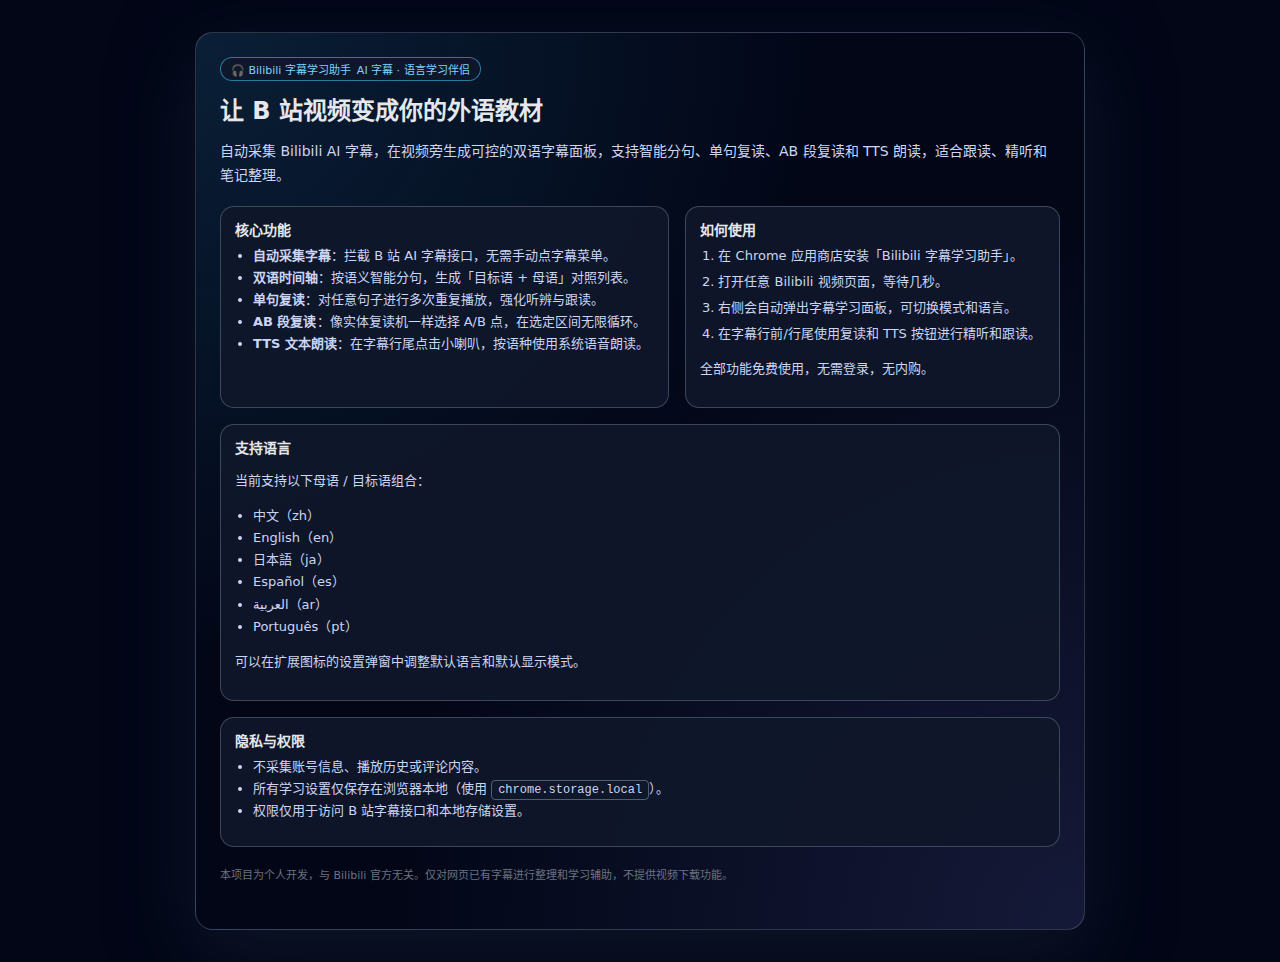
<file: index.html>
<!doctype html>
<html lang="zh-CN">
  <head>
    <meta charset="utf-8" />
    <title>Bilibili 字幕学习助手</title>
    <meta name="viewport" content="width=device-width,initial-scale=1" />
    <style>
      body {
        margin: 0;
        padding: 0 16px;
        font-family: -apple-system, BlinkMacSystemFont, "Segoe UI", system-ui, sans-serif;
        background: #020617;
        color: #e5e7eb;
      }
      .page {
        max-width: 840px;
        margin: 32px auto;
        background: radial-gradient(circle at top left, rgba(56, 189, 248, 0.14), transparent 50%),
          radial-gradient(circle at bottom right, rgba(129, 140, 248, 0.15), transparent 55%),
          #020617;
        border-radius: 18px;
        padding: 24px 24px 32px;
        border: 1px solid rgba(148, 163, 184, 0.3);
        box-shadow: 0 24px 80px rgba(15, 23, 42, 0.9);
      }
      h1 {
        font-size: 24px;
        margin: 0 0 8px;
      }
      .lead {
        font-size: 14px;
        color: #cbd5f5;
        margin-bottom: 18px;
      }
      .tagline {
        display: inline-flex;
        align-items: center;
        gap: 6px;
        padding: 3px 10px;
        border-radius: 999px;
        background: rgba(15, 23, 42, 0.9);
        border: 1px solid rgba(56, 189, 248, 0.6);
        color: #7dd3fc;
        font-size: 11px;
        margin-bottom: 10px;
      }
      h2 {
        font-size: 18px;
        margin: 18px 0 8px;
      }
      p {
        font-size: 13px;
        line-height: 1.7;
        color: #cbd5f5;
      }
      ul {
        padding-left: 18px;
        margin: 6px 0 10px;
      }
      li {
        font-size: 13px;
        line-height: 1.7;
        color: #cbd5f5;
      }
      .grid {
        display: grid;
        grid-template-columns: minmax(0, 1.2fr) minmax(0, 1fr);
        gap: 16px;
        margin-top: 8px;
      }
      .card {
        background: rgba(15, 23, 42, 0.92);
        border-radius: 14px;
        padding: 12px 14px 14px;
        border: 1px solid rgba(148, 163, 184, 0.35);
      }
      .card h3 {
        font-size: 14px;
        margin: 0 0 6px;
      }
      .mono {
        font-family: "SF Mono", Menlo, monospace;
        font-size: 12px;
        background: rgba(15, 23, 42, 0.9);
        padding: 2px 6px;
        border-radius: 4px;
        border: 1px solid rgba(148, 163, 184, 0.5);
      }
      .steps ol {
        padding-left: 18px;
        margin: 4px 0 10px;
      }
      .steps li {
        margin-bottom: 4px;
      }
      .footer {
        margin-top: 20px;
        font-size: 11px;
        color: #6b7280;
      }
      @media (max-width: 720px) {
        .page {
          margin-top: 18px;
          padding: 18px 14px 24px;
        }
        .grid {
          grid-template-columns: minmax(0, 1fr);
        }
      }
    </style>
  </head>
  <body>
    <main class="page">
      <div class="tagline">
        <span>🎧 Bilibili 字幕学习助手</span>
        <span>AI 字幕 · 语言学习伴侣</span>
      </div>
      <h1>让 B 站视频变成你的外语教材</h1>
      <p class="lead">
        自动采集 Bilibili AI 字幕，在视频旁生成可控的双语字幕面板，支持智能分句、单句复读、AB 段复读和 TTS 朗读，适合跟读、精听和笔记整理。
      </p>

      <div class="grid">
        <section class="card">
          <h3>核心功能</h3>
          <ul>
            <li><strong>自动采集字幕</strong>：拦截 B 站 AI 字幕接口，无需手动点字幕菜单。</li>
            <li><strong>双语时间轴</strong>：按语义智能分句，生成「目标语 + 母语」对照列表。</li>
            <li><strong>单句复读</strong>：对任意句子进行多次重复播放，强化听辨与跟读。</li>
            <li><strong>AB 段复读</strong>：像实体复读机一样选择 A/B 点，在选定区间无限循环。</li>
            <li><strong>TTS 文本朗读</strong>：在字幕行尾点击小喇叭，按语种使用系统语音朗读。</li>
          </ul>
        </section>

        <section class="card steps">
          <h3>如何使用</h3>
          <ol>
            <li>在 Chrome 应用商店安装「Bilibili 字幕学习助手」。</li>
            <li>打开任意 Bilibili 视频页面，等待几秒。</li>
            <li>右侧会自动弹出字幕学习面板，可切换模式和语言。</li>
            <li>在字幕行前/行尾使用复读和 TTS 按钮进行精听和跟读。</li>
          </ol>
          <p>全部功能免费使用，无需登录，无内购。</p>
        </section>
      </div>

      <section class="card" style="margin-top:16px;">
        <h3>支持语言</h3>
        <p>当前支持以下母语 / 目标语组合：</p>
        <ul>
          <li>中文（zh）</li>
          <li>English（en）</li>
          <li>日本語（ja）</li>
          <li>Español（es）</li>
          <li>العربية（ar）</li>
          <li>Português（pt）</li>
        </ul>
        <p>可以在扩展图标的设置弹窗中调整默认语言和默认显示模式。</p>
      </section>

      <section class="card" style="margin-top:16px;">
        <h3>隐私与权限</h3>
        <ul>
          <li>不采集账号信息、播放历史或评论内容。</li>
          <li>所有学习设置仅保存在浏览器本地（使用 <span class="mono">chrome.storage.local</span>）。</li>
          <li>权限仅用于访问 B 站字幕接口和本地存储设置。</li>
        </ul>
      </section>

      <p class="footer">
        本项目为个人开发，与 Bilibili 官方无关。仅对网页已有字幕进行整理和学习辅助，不提供视频下载功能。
      </p>
    </main>
  </body>
  </html>
</file>
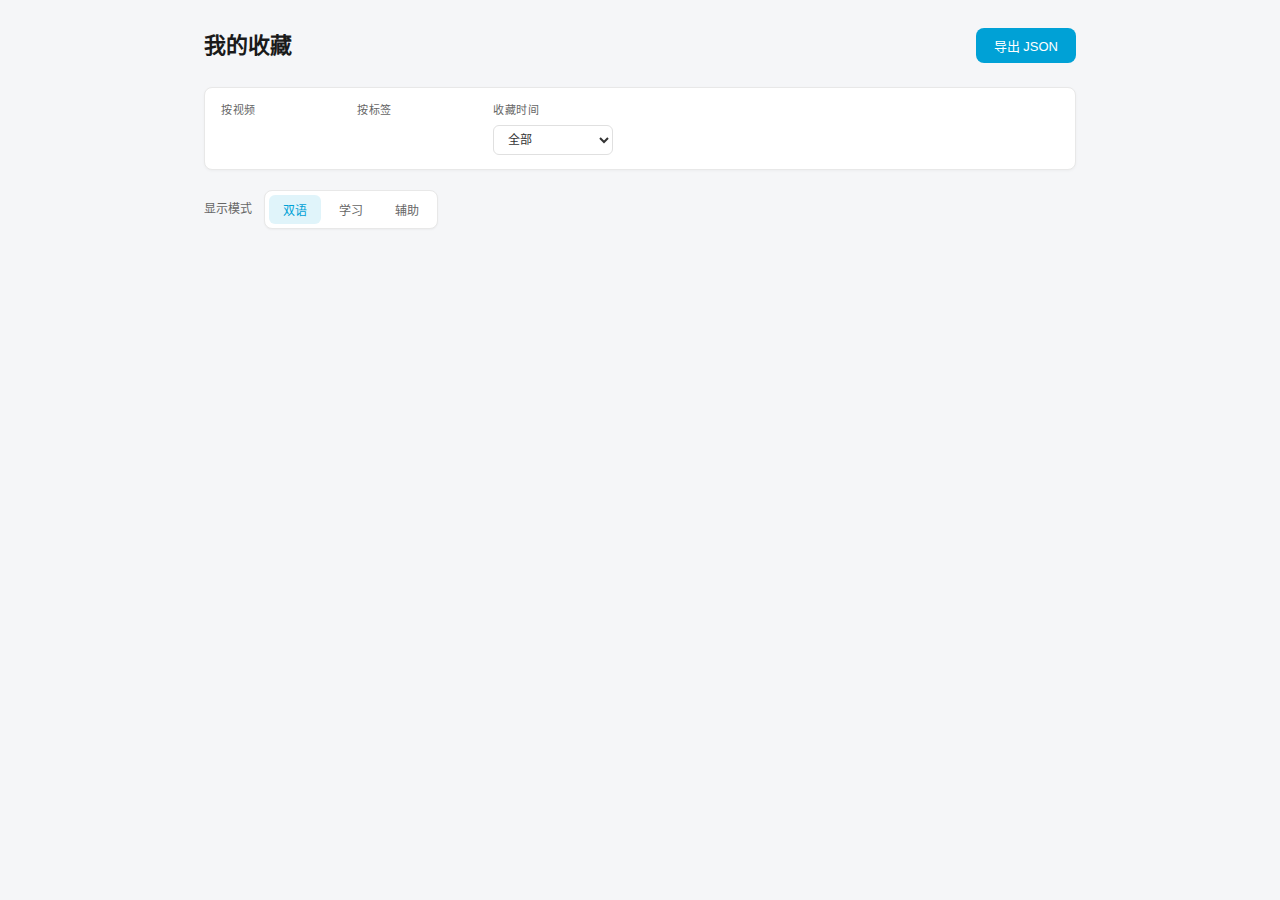
<file: src/bookmarks/bookmarks.html>
<!DOCTYPE html>
<html lang="zh-CN">
<head>
  <meta charset="utf-8" />
  <title>收藏 - Bilibili 字幕助手</title>
  <meta name="viewport" content="width=device-width, initial-scale=1" />
  <link rel="stylesheet" href="bookmarks.css" />
</head>
<body>
  <div class="bili-bookmarks">
    <header class="bili-bookmarks__header">
      <h1 class="bili-bookmarks__title">我的收藏</h1>
      <button type="button" class="bili-bookmarks__export-btn" id="export-btn">导出 JSON</button>
    </header>

    <aside class="bili-bookmarks__filters">
      <div class="bili-bookmarks__filter-group">
        <label class="bili-bookmarks__filter-label">按视频</label>
        <div class="bili-bookmarks__filter-videos" id="filter-videos"></div>
      </div>
      <div class="bili-bookmarks__filter-group">
        <label class="bili-bookmarks__filter-label">按标签</label>
        <div class="bili-bookmarks__filter-tags" id="filter-tags"></div>
      </div>
      <div class="bili-bookmarks__filter-group">
        <label class="bili-bookmarks__filter-label">收藏时间</label>
        <select class="bili-bookmarks__filter-time" id="filter-time">
          <option value="all">全部</option>
          <option value="7">最近 7 天</option>
          <option value="30">最近 30 天</option>
          <option value="90">最近 90 天</option>
        </select>
      </div>
    </aside>

    <div class="bili-bookmarks__mode-bar">
      <span class="bili-bookmarks__mode-label">显示模式</span>
      <div class="bili-bookmarks__mode-tabs" id="mode-tabs">
        <button type="button" class="bili-bookmarks__mode-tab bili-bookmarks__mode-tab--active" data-mode="bilingual">双语</button>
        <button type="button" class="bili-bookmarks__mode-tab" data-mode="learning">学习</button>
        <button type="button" class="bili-bookmarks__mode-tab" data-mode="assisted">辅助</button>
      </div>
    </div>

    <main class="bili-bookmarks__list" id="bookmarks-list"></main>

    <div class="bili-bookmarks__empty" id="empty-state" style="display: none;">
      <p>暂无收藏</p>
      <p class="bili-bookmarks__empty-hint">在 B 站视频页打开字幕助手，点击句子旁的收藏按钮即可收藏</p>
    </div>
  </div>
  <script src="bookmarks.js"></script>
</body>
</html>
</file>
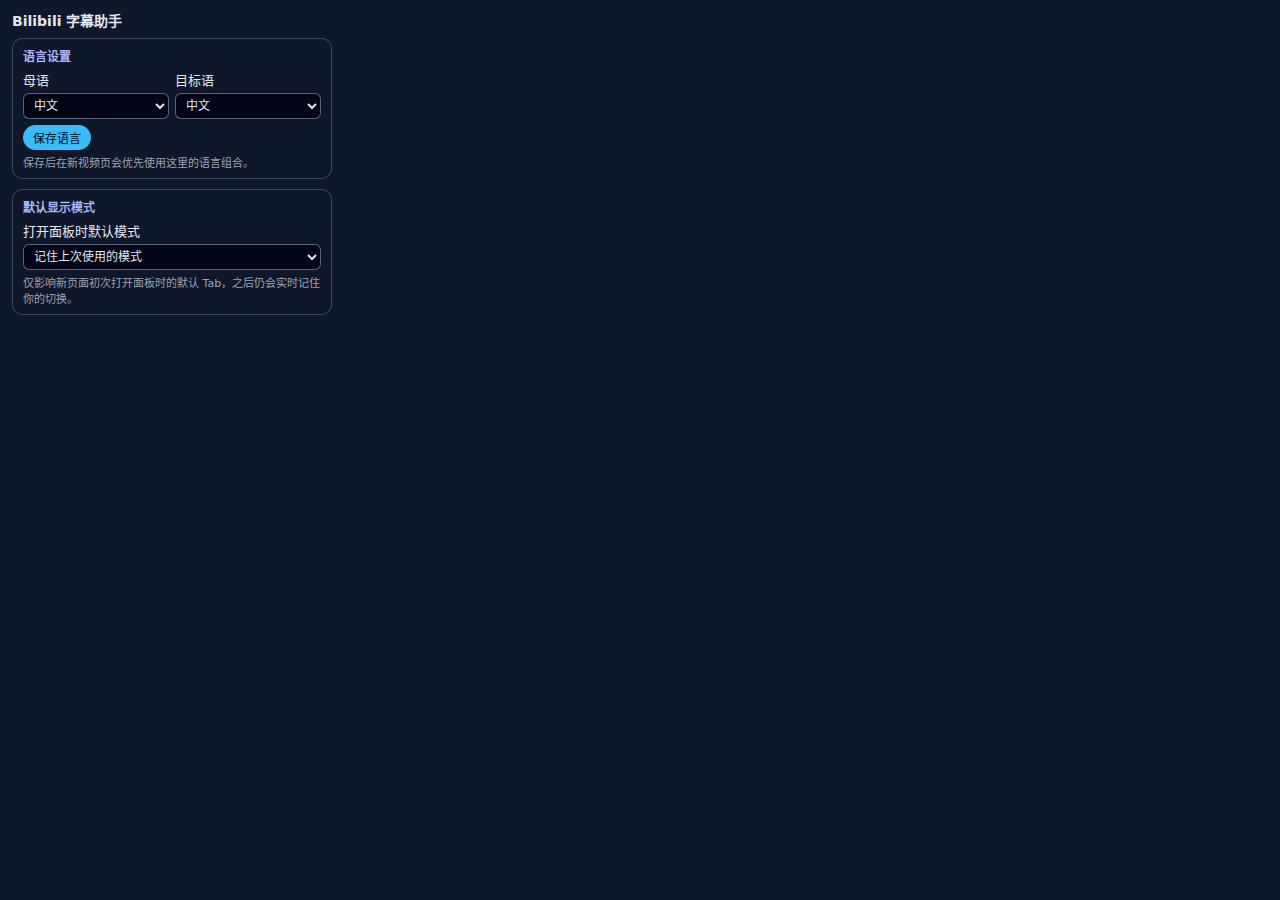
<file: src/options/popup.html>
<!doctype html>
<html lang="zh-CN">
  <head>
    <meta charset="utf-8" />
    <title>Bilibili 字幕助手设置</title>
    <meta name="viewport" content="width=device-width,initial-scale=1" />
    <style>
      body {
        margin: 0;
        padding: 10px 12px 12px;
        font-family: -apple-system, BlinkMacSystemFont, "Segoe UI", system-ui, sans-serif;
        font-size: 13px;
        background: #0f172a;
        color: #e5e7eb;
        min-width: 260px;
        max-width: 320px;
      }
      h1 {
        font-size: 14px;
        margin: 0 0 8px;
      }
      section {
        margin-bottom: 10px;
        padding: 8px 10px;
        border-radius: 10px;
        background: rgba(15, 23, 42, 0.9);
        border: 1px solid rgba(148, 163, 184, 0.35);
      }
      section h2 {
        font-size: 12px;
        margin: 0 0 6px;
        color: #a5b4fc;
      }
      label {
        display: block;
        margin-bottom: 4px;
      }
      select,
      input[type="text"] {
        width: 100%;
        box-sizing: border-box;
        padding: 4px 6px;
        font-size: 12px;
        border-radius: 6px;
        border: 1px solid rgba(148, 163, 184, 0.6);
        background: #020617;
        color: #e5e7eb;
        outline: none;
      }
      select:focus,
      input[type="text"]:focus {
        border-color: #38bdf8;
      }
      .row {
        display: flex;
        gap: 6px;
      }
      .row > div {
        flex: 1;
      }
      button {
        display: inline-flex;
        align-items: center;
        justify-content: center;
        padding: 4px 10px;
        font-size: 12px;
        border-radius: 999px;
        border: none;
        cursor: pointer;
        background: #38bdf8;
        color: #020617;
        font-weight: 500;
        margin-top: 6px;
      }
      button:hover {
        background: #0ea5e9;
      }
      .secondary {
        background: transparent;
        color: #e5e7eb;
        border: 1px solid rgba(148, 163, 184, 0.6);
      }
      .secondary:hover {
        border-color: #38bdf8;
      }
      .subtext {
        font-size: 11px;
        color: #9ca3af;
        margin-top: 4px;
      }
      .status {
        font-size: 11px;
        margin-top: 4px;
      }
      .status.ok {
        color: #4ade80;
      }
      .status.warn {
        color: #fbbf24;
      }
    </style>
  </head>
  <body>
    <h1>Bilibili 字幕助手</h1>

    <section>
      <h2>语言设置</h2>
      <div class="row">
        <div>
          <label for="native">母语</label>
          <select id="native"></select>
        </div>
        <div>
          <label for="target">目标语</label>
          <select id="target"></select>
        </div>
      </div>
      <button id="save-langs">保存语言</button>
      <div class="subtext">保存后在新视频页会优先使用这里的语言组合。</div>
    </section>

    <section>
      <h2>默认显示模式</h2>
      <label for="default-mode">打开面板时默认模式</label>
      <select id="default-mode">
        <option value="last">记住上次使用的模式</option>
        <option value="bilingual">固定：双语模式</option>
        <option value="learning">固定：学习模式</option>
        <option value="assisted">固定：辅助模式</option>
      </select>
      <div class="subtext">仅影响新页面初次打开面板时的默认 Tab，之后仍会实时记住你的切换。</div>
    </section>

    <script src="popup.js"></script>
  </body>
  </html>
</file>
<file: src/bookmarks/bookmarks.css>
:root {
  --bili-blue: #00a1d6;
  --bili-blue-hover: #00b5e5;
  --bili-blue-light: rgba(0, 161, 214, 0.12);
  --bili-radius: 12px;
  --bili-radius-sm: 8px;
}

* { box-sizing: border-box; }

body {
  margin: 0;
  padding: 0;
  font-family: -apple-system, BlinkMacSystemFont, 'Segoe UI', Roboto, 'PingFang SC', 'Microsoft YaHei', sans-serif;
  background: #f5f6f8;
  color: #1a1a1a;
  font-size: 14px;
  line-height: 1.5;
}

.bili-bookmarks {
  max-width: 920px;
  margin: 0 auto;
  padding: 28px 24px;
  min-height: 100vh;
}

.bili-bookmarks__header {
  display: flex;
  align-items: center;
  justify-content: space-between;
  margin-bottom: 24px;
  flex-wrap: wrap;
  gap: 12px;
}

.bili-bookmarks__title {
  font-size: 22px;
  font-weight: 600;
  margin: 0;
  color: #1a1a1a;
}

.bili-bookmarks__export-btn {
  padding: 8px 18px;
  font-size: 13px;
  border-radius: var(--bili-radius-sm);
  border: none;
  background: var(--bili-blue);
  color: #fff;
  cursor: pointer;
  transition: background 0.2s ease;
}

.bili-bookmarks__export-btn:hover {
  background: var(--bili-blue-hover);
}

.bili-bookmarks__filters {
  display: flex;
  flex-wrap: wrap;
  gap: 16px;
  margin-bottom: 20px;
  padding: 14px 16px;
  background: #fff;
  border: 1px solid #e8e8e8;
  border-radius: var(--bili-radius-sm);
  box-shadow: 0 1px 3px rgba(0, 0, 0, 0.04);
}

.bili-bookmarks__filter-group {
  display: flex;
  flex-direction: column;
  gap: 6px;
  min-width: 120px;
}

.bili-bookmarks__filter-label {
  font-size: 11px;
  color: #666;
  text-transform: uppercase;
  letter-spacing: 0.5px;
}

.bili-bookmarks__filter-videos,
.bili-bookmarks__filter-tags {
  display: flex;
  flex-wrap: wrap;
  gap: 8px 12px;
  max-height: 80px;
  overflow-y: auto;
}

.bili-bookmarks__filter-check {
  display: inline-flex;
  align-items: center;
  gap: 6px;
  font-size: 12px;
  color: #444;
  cursor: pointer;
  white-space: nowrap;
  max-width: 200px;
  overflow: hidden;
  text-overflow: ellipsis;
}

.bili-bookmarks__filter-check input {
  flex-shrink: 0;
  cursor: pointer;
}

.bili-bookmarks__filter-time {
  padding: 6px 10px;
  font-size: 12px;
  border: 1px solid #e0e0e0;
  border-radius: 6px;
  background: #fff;
  color: #333;
  cursor: pointer;
}

/* 显示模式栏 */
.bili-bookmarks__mode-bar {
  display: flex;
  align-items: center;
  gap: 12px;
  margin-bottom: 20px;
}

.bili-bookmarks__mode-label {
  font-size: 12px;
  color: #666;
}

.bili-bookmarks__mode-tabs {
  display: inline-flex;
  align-items: center;
  gap: 4px;
  padding: 4px;
  background: #fff;
  border: 1px solid #e8e8e8;
  border-radius: var(--bili-radius-sm);
  box-shadow: 0 1px 2px rgba(0, 0, 0, 0.04);
}

.bili-bookmarks__mode-tab {
  padding: 6px 14px;
  font-size: 12px;
  border: none;
  border-radius: 6px;
  background: transparent;
  color: #666;
  cursor: pointer;
  transition: all 0.2s ease;
}

.bili-bookmarks__mode-tab:hover {
  color: var(--bili-blue);
}

.bili-bookmarks__mode-tab--active {
  background: var(--bili-blue-light);
  color: var(--bili-blue);
  font-weight: 500;
}

.bili-bookmarks__list {
  display: flex;
  flex-direction: column;
  gap: 28px;
}

.bili-bookmarks__video-group {
  border-radius: var(--bili-radius);
  overflow: visible;
}

.bili-bookmarks__video-title {
  font-size: 15px;
  font-weight: 600;
  margin: 0 0 12px 0;
  padding: 0 0 8px 0;
  color: #333;
  border-bottom: 2px solid var(--bili-blue);
}

/* 现代卡片 */
.bili-bookmarks__card {
  background: #fff;
  border-radius: var(--bili-radius);
  border: 1px solid #e8e8e8;
  box-shadow: 0 2px 8px rgba(0, 0, 0, 0.06);
  overflow: hidden;
  font-size: 13px;
}

.bili-bookmarks__card-header {
  display: flex;
  align-items: center;
  justify-content: space-between;
  gap: 12px;
  padding: 12px 16px;
  background: #fafafa;
  border-bottom: 1px solid #eee;
}

.bili-bookmarks__card-meta {
  display: flex;
  flex-direction: column;
  gap: 4px;
}

.bili-bookmarks__card-meta-line {
  display: flex;
  align-items: center;
  gap: 10px;
}

.bili-bookmarks__card-type {
  font-size: 11px;
  color: var(--bili-blue);
  background: var(--bili-blue-light);
  padding: 3px 10px;
  border-radius: 6px;
  font-weight: 500;
}

.bili-bookmarks__card-time {
  font-size: 11px;
  font-family: 'SF Mono', Menlo, monospace;
  color: #666;
}

.bili-bookmarks__card-actions {
  display: flex;
  align-items: center;
  gap: 8px;
  flex-shrink: 0;
}

.bili-bookmarks__card-btn {
  padding: 5px 12px;
  font-size: 12px;
  border-radius: 6px;
  border: none;
  background: #eee;
  color: #444;
  cursor: pointer;
  text-decoration: none;
  display: inline-block;
  transition: all 0.2s ease;
}

.bili-bookmarks__card-btn:hover {
  background: #e0e0e0;
  color: #1a1a1a;
}

.bili-bookmarks__card-btn--jump {
  background: var(--bili-blue-light);
  color: var(--bili-blue);
}

.bili-bookmarks__card-btn--jump:hover {
  background: rgba(0, 161, 214, 0.2);
}

.bili-bookmarks__card-btn--del {
  color: #c62828;
  background: transparent;
}

.bili-bookmarks__card-btn--del:hover {
  background: rgba(198, 40, 40, 0.1);
}

.bili-bookmarks__card-body {
  padding: 14px 16px;
  display: flex;
  flex-direction: row;
  gap: 16px;
  align-items: stretch;
}

.bili-bookmarks__card-col {
  display: flex;
  flex-direction: column;
  gap: 12px;
}

.bili-bookmarks__card-col--left {
  flex: 3;
  min-width: 0;
}

.bili-bookmarks__card-col--right {
  flex: 7;
  min-width: 0;
}

.bili-bookmarks__card-section {
  margin: 0;
}

.bili-bookmarks__card-section--sentences .bili-bookmarks__card-sentences {
  margin: 0;
}

.bili-bookmarks__card-sentences-summary {
  color: #333;
  margin-bottom: 6px;
  font-size: 13px;
}

.bili-bookmarks__expand-btn {
  padding: 4px 10px;
  font-size: 11px;
  border: 1px solid #e0e0e0;
  border-radius: 6px;
  background: #fff;
  color: #666;
  cursor: pointer;
  margin-bottom: 8px;
  transition: all 0.2s ease;
}

.bili-bookmarks__expand-btn:hover {
  background: var(--bili-blue-light);
  color: var(--bili-blue);
  border-color: var(--bili-blue);
}

.bili-bookmarks__card-sentences-detail {
  margin-top: 8px;
  padding-left: 10px;
  border-left: 3px solid var(--bili-blue);
}

.bili-bookmarks__sentence-item {
  padding: 10px 0;
  border-bottom: 1px solid #f0f0f0;
}

.bili-bookmarks__sentence-item:last-child {
  border-bottom: none;
}

.bili-bookmarks__sentence-reveal {
  display: none;
  margin-top: 4px;
}

.bili-bookmarks__sentence-item--expanded .bili-bookmarks__sentence-reveal {
  display: block;
}

.bili-bookmarks__reveal-btn {
  margin-top: 6px;
  padding: 4px 0;
  font-size: 11px;
  border: none;
  background: none;
  color: var(--bili-blue);
  cursor: pointer;
  transition: color 0.2s ease;
}

.bili-bookmarks__reveal-btn:hover {
  color: var(--bili-blue-hover);
  text-decoration: underline;
}

.bili-bookmarks__sentence-controls {
  display: flex;
  align-items: center;
  gap: 8px;
  margin-bottom: 4px;
}

.bili-bookmarks__sentence-time {
  font-size: 11px;
  font-family: 'SF Mono', Menlo, monospace;
  color: #888;
}

.bili-bookmarks__sentence-jump {
  font-size: 11px;
  color: var(--bili-blue);
  text-decoration: none;
}

.bili-bookmarks__sentence-jump:hover {
  text-decoration: underline;
}

.bili-bookmarks__sentence-target-row {
  display: flex;
  align-items: flex-start;
  gap: 6px;
}

.bili-bookmarks__sentence-target {
  color: #1a1a1a;
  font-size: 13px;
  line-height: 1.5;
}

.bili-bookmarks__sentence-native-row {
  display: flex;
  align-items: flex-start;
  gap: 6px;
  margin-top: 2px;
}

.bili-bookmarks__sentence-native {
  color: #555;
  font-size: 12px;
  line-height: 1.4;
}

/* TTS */
.bili-bookmarks__tts-btn {
  display: inline-flex;
  align-items: center;
  justify-content: center;
  width: 22px;
  height: 22px;
  border-radius: 50%;
  border: none;
  background: transparent;
  color: #999;
  cursor: pointer;
  transition: all 0.2s ease;
  flex-shrink: 0;
  padding: 0;
  margin-top: 1px;
}

.bili-bookmarks__tts-btn:hover {
  background: var(--bili-blue-light);
  color: var(--bili-blue);
}

/* 备注区块 */
.bili-bookmarks__card-section--note .bili-bookmarks__card-note {
  margin: 0;
  padding: 10px 12px;
  background: #f9f9f9;
  border-radius: var(--bili-radius-sm);
  font-size: 12px;
  line-height: 1.6;
  color: #333;
  border: 1px solid #eee;
}

.bili-bookmarks__card-note h1,
.bili-bookmarks__card-note h2,
.bili-bookmarks__card-note h3 {
  color: #1a1a1a;
  margin: 0 0 6px 0;
}

.bili-bookmarks__card-note img {
  max-width: 100%;
  height: auto;
  border-radius: 6px;
  margin: 6px 0;
}

.bili-bookmarks__card-note a {
  color: var(--bili-blue);
}

/* 标签区块（头部下方一行） */
.bili-bookmarks__card-meta-tags {
  display: flex;
  flex-wrap: wrap;
  gap: 6px;
  margin-top: 2px;
}

.bili-bookmarks__tag {
  font-size: 11px;
  padding: 3px 10px;
  background: var(--bili-blue-light);
  color: var(--bili-blue);
  border-radius: 999px;
}

/* 视频切片区块 */
.bili-bookmarks__card-section--clip .bili-bookmarks__card-clip {
  position: relative;
  margin: 0;
  border-radius: var(--bili-radius-sm);
  overflow: hidden;
  background: #000;
}

.bili-bookmarks__clip-video {
  display: block;
  width: 100%;
  max-height: 220px;
  border-radius: var(--bili-radius-sm);
  background: #000;
}

.bili-bookmarks__clip-fullscreen-btn {
  position: absolute;
  top: 8px;
  right: 8px;
  padding: 5px 12px;
  font-size: 11px;
  border-radius: 6px;
  border: none;
  background: rgba(0, 0, 0, 0.65);
  color: #fff;
  cursor: pointer;
  transition: background 0.2s ease;
  z-index: 1;
}

.bili-bookmarks__clip-fullscreen-btn:hover {
  background: rgba(0, 0, 0, 0.85);
}

.bili-bookmarks__empty {
  text-align: center;
  padding: 56px 24px;
  color: #666;
  background: #fff;
  border-radius: var(--bili-radius);
  border: 1px dashed #ddd;
}

.bili-bookmarks__empty-hint {
  font-size: 13px;
  margin-top: 10px;
  color: #888;
}
</file>
